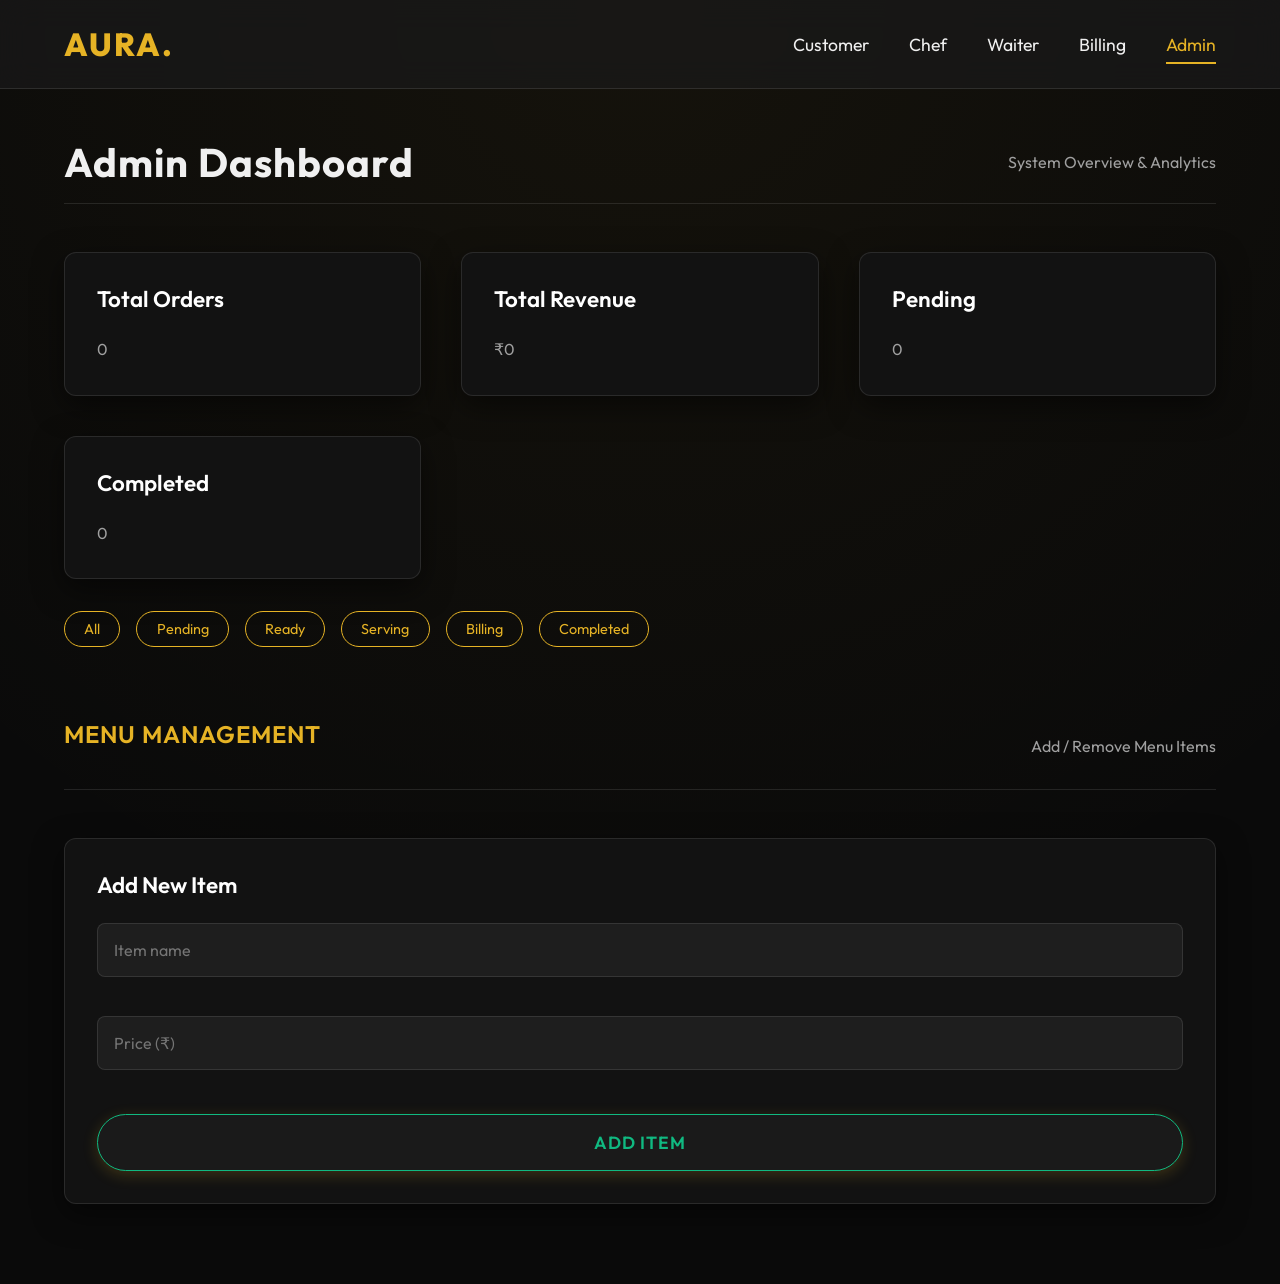
<file: frontend/admin.html>
<!DOCTYPE html>
<html lang="en">

<head>
    <meta charset="UTF-8">
    <meta name="viewport" content="width=device-width, initial-scale=1.0">
    <title>Admin Dashboard | AURA</title>
    <link rel="stylesheet" href="style.css">
</head>

<body>

    <nav class="navbar">
        <div class="logo">AURA.</div>
        <ul class="nav-links">
            <li><a href="index.html">Customer</a></li>
            <li><a href="chef.html">Chef</a></li>
            <li><a href="waiter.html">Waiter</a></li>
            <li><a href="billing.html">Billing</a></li>
            <li><a href="admin.html" class="active">Admin</a></li>
        </ul>
    </nav>

    <div class="container">

        <!-- HEADER -->
        <div class="header-section">
            <h1>Admin Dashboard</h1>
            <p style="color:var(--text-muted)">System Overview & Analytics</p>
        </div>

        <!-- STATS -->
        <div class="grid" style="margin-bottom:2rem;">
            <div class="card">
                <h3>Total Orders</h3>
                <p id="total-orders">0</p>
            </div>

            <div class="card">
                <h3>Total Revenue</h3>
                <p id="total-revenue">₹0</p>
            </div>

            <div class="card">
                <h3>Pending</h3>
                <p id="pending-count">0</p>
            </div>

            <div class="card">
                <h3>Completed</h3>
                <p id="completed-count">0</p>
            </div>
        </div>

        <!-- FILTER -->
        <div class="filter-container">
            <button onclick="setFilter('All')">All</button>
            <button onclick="setFilter('Pending')">Pending</button>
            <button onclick="setFilter('Ready')">Ready</button>
            <button onclick="setFilter('Serving')">Serving</button>
            <button onclick="setFilter('Billing')">Billing</button>
            <button onclick="setFilter('Completed')">Completed</button>
        </div>

        <!-- ORDERS -->
        <div class="grid" id="admin-grid"></div>

        <div id="admin-empty" style="text-align:center; margin-top:2rem; display:none;">
            No data available 📊
        </div>

        <!-- ================= MENU MANAGEMENT ================= -->

        <div class="header-section" style="margin-top:3rem;">
            <h2>Menu Management</h2>
            <p style="color:var(--text-muted)">Add / Remove Menu Items</p>
        </div>

        <!-- ADD MENU -->
        <div class="card" style="margin-bottom:2rem;">
            <h3>Add New Item</h3>

            <input id="menu-name" placeholder="Item name" style="margin-bottom:15px; padding: 1rem; border-radius: 8px;">
            <input id="menu-price" type="number" placeholder="Price (₹)" style="margin-bottom:20px; padding: 1rem; border-radius: 8px;">

            <button class="btn btn-success" style="width: 100%; padding: 1rem; font-size: 1.1rem; text-transform: uppercase;" onclick="addMenuItem()">Add Item</button>
        </div>

        <!-- MENU LIST -->
        <div class="grid" id="menu-grid"></div>

    </div>

    <script src="admin.js?v=2"></script>

</body>

</html>
</file>
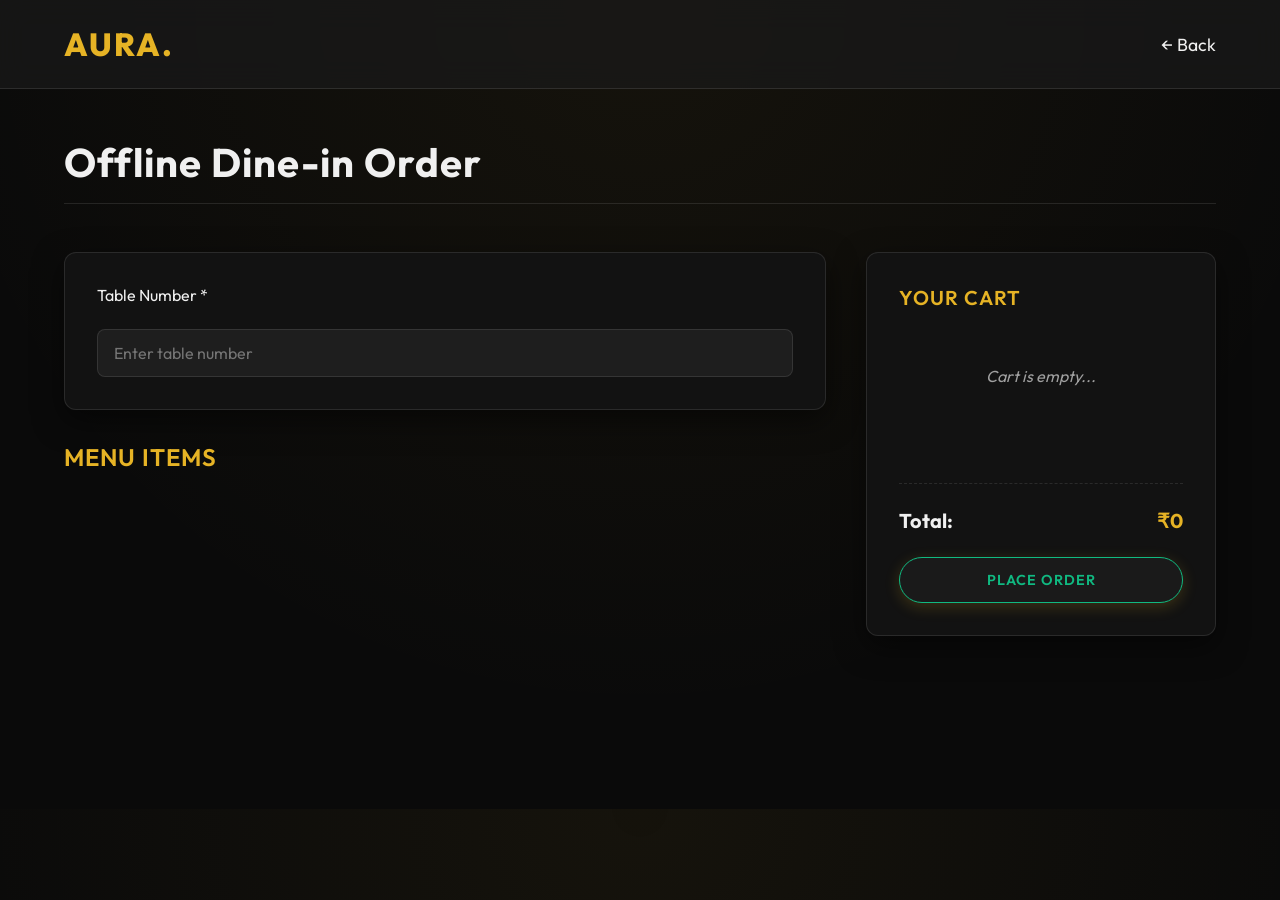
<file: frontend/offline.html>
<!DOCTYPE html>
<html lang="en">

<head>
    <meta charset="UTF-8">
    <meta name="viewport" content="width=device-width, initial-scale=1.0">
    <title>Offline Dine-in | AURA</title>
    <link rel="stylesheet" href="style.css">
</head>

<body data-order-type="Offline">

    <nav class="navbar">
        <div class="logo">AURA.</div>
        <ul class="nav-links">
            <li><a href="index.html">← Back</a></li>
        </ul>
    </nav>

    <div class="container">
        <div class="header-section">
            <h1>Offline Dine-in Order</h1>
        </div>

        <div class="split-layout">

            <!-- LEFT -->
            <div>

                <!-- TABLE -->
                <div class="card" style="margin-bottom: 2rem;">
                    <label>Table Number *</label>
                    <input type="number" id="tableNumber" placeholder="Enter table number">
                </div>

                <h2>Menu Items</h2>

                <!-- ✅ DYNAMIC MENU -->
                <div class="menu-grid" id="menu-container"></div>

            </div>

            <!-- RIGHT CART -->
            <div class="cart-panel" style="position: sticky; top: 100px;">
                <h2 style="font-size: 1.25rem;">Your Cart</h2>

                <div class="cart-items" id="cart-container">
                    <div class="empty-cart-msg">Cart is empty...</div>
                </div>

                <div style="display: flex; justify-content: space-between; font-size: 1.25rem; font-weight: 700; margin-bottom: 1.5rem;">
                    <span>Total:</span>
                    <span style="color: var(--primary-color);">₹<span id="cart-total">0</span></span>
                </div>

                <button id="place-order-btn" class="btn btn-success" style="width: 100%; display: flex; justify-content: center; align-items: center; gap: 0.5rem;" disabled>
                    <span id="btn-text">Place Order</span>
                    <div id="btn-loader" class="loader" style="display: none;"></div>
                </button>

                <div id="msg-box" class="message-box"></div>
            </div>

        </div>
    </div>

    <script src="ordering.js"></script>
</body>

</html>
</file>
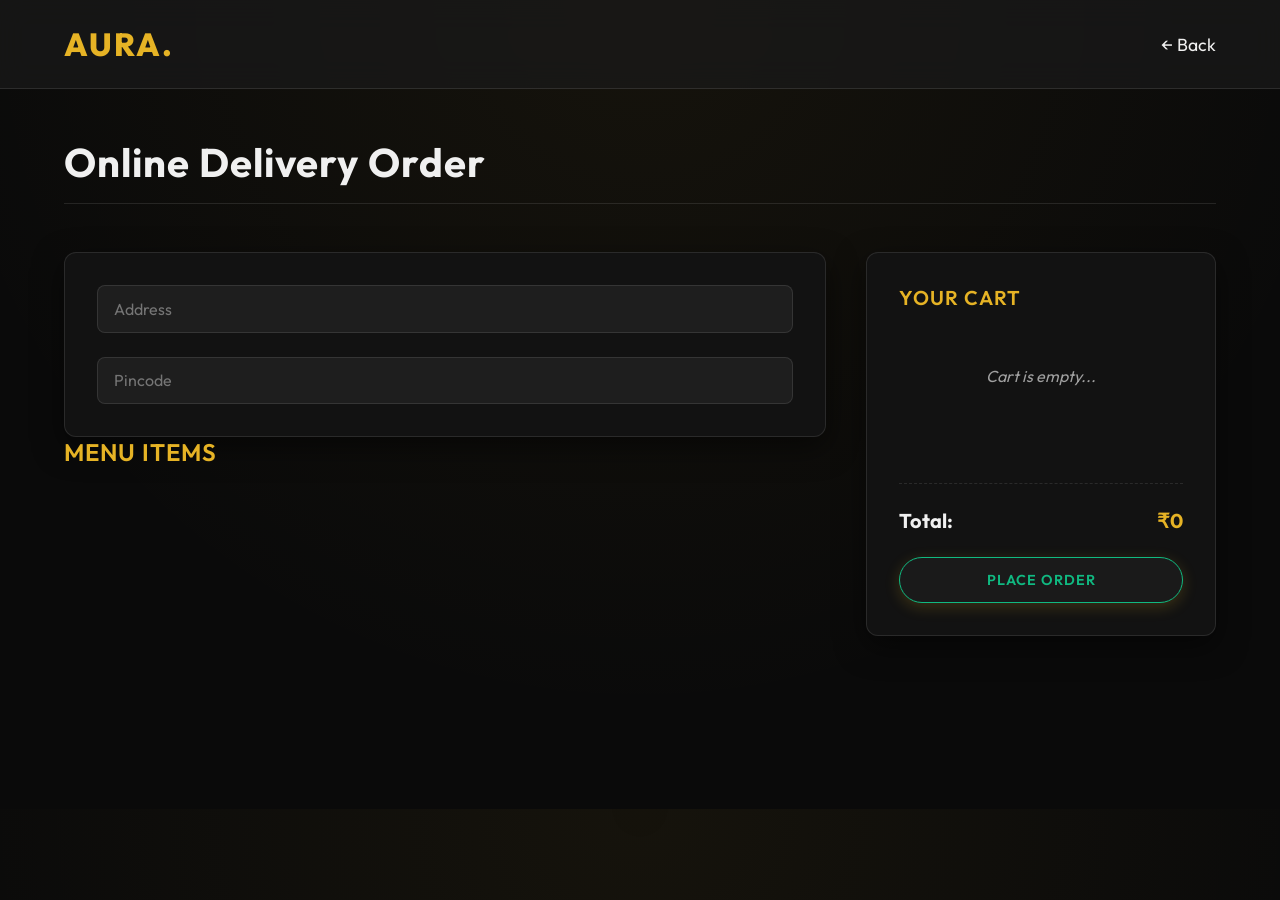
<file: frontend/online.html>
<!DOCTYPE html>
<html lang="en">

<head>
    <meta charset="UTF-8">
    <meta name="viewport" content="width=device-width, initial-scale=1.0">
    <title>Online Order | AURA</title>
    <link rel="stylesheet" href="style.css">
</head>

<body data-order-type="Online">

    <nav class="navbar">
        <div class="logo">AURA.</div>
        <ul class="nav-links">
            <li><a href="index.html">← Back</a></li>
        </ul>
    </nav>

    <div class="container">
        <div class="header-section">
            <h1>Online Delivery Order</h1>
        </div>

        <div class="split-layout">

            <!-- LEFT -->
            <div>

                <div class="card">
                    <input type="text" id="address" placeholder="Address">
                    <input type="text" id="pincode" placeholder="Pincode">
                </div>

                <h2>Menu Items</h2>

                <!-- ✅ DYNAMIC MENU -->
                <div class="menu-grid" id="menu-container"></div>

            </div>

            <!-- RIGHT CART -->
            <div class="cart-panel" style="position: sticky; top: 100px;">
                <h2 style="font-size: 1.25rem;">Your Cart</h2>

                <div class="cart-items" id="cart-container">
                    <div class="empty-cart-msg">Cart is empty...</div>
                </div>

                <div style="display: flex; justify-content: space-between; font-size: 1.25rem; font-weight: 700; margin-bottom: 1.5rem;">
                    <span>Total:</span>
                    <span style="color: var(--primary-color);">₹<span id="cart-total">0</span></span>
                </div>

                <button id="place-order-btn" class="btn btn-success" style="width: 100%; display: flex; justify-content: center; align-items: center; gap: 0.5rem;" disabled>
                    <span id="btn-text">Place Order</span>
                    <div id="btn-loader" class="loader" style="display: none;"></div>
                </button>

                <div id="msg-box" class="message-box"></div>
            </div>

        </div>
    </div>

    <script src="ordering.js"></script>
</body>

</html>
</file>
<file: frontend/style.css>
@import url('https://fonts.googleapis.com/css2?family=Outfit:wght@300;400;500;600;700&display=swap');

:root {
    /* AURA Dark Theme Variables */
    --bg-color: #0A0A0A;
    --surface-color: #121212;
    --primary-color: #E6B325;
    /* Aura Gold */
    --primary-hover: #FFD700;
    --text-color: #F0F0F0;
    --text-muted: #A0A0A0;
    --glass-bg: rgba(26, 26, 26, 0.7);
    --glass-border: rgba(255, 255, 255, 0.1);

    --success: #10B981;
    --danger: #EF4444;
    --transition: 0.3s cubic-bezier(0.25, 0.8, 0.25, 1);
}

* {
    box-sizing: border-box;
    margin: 0;
    padding: 0;
    font-family: 'Outfit', sans-serif;
}

body {
    background-color: var(--bg-color);
    color: var(--text-color);
    overflow-x: hidden;
    /* Moody radial gradient to mimic the luxury AURA environment */
    background-image: radial-gradient(circle at top center, rgba(230, 179, 37, 0.05) 0%, transparent 70%);
}

/* Animations */
@keyframes fadeSlideUp {
    from {
        opacity: 0;
        transform: translateY(30px);
    }

    to {
        opacity: 1;
        transform: translateY(0);
    }
}

@keyframes fadeInDown {
    from {
        opacity: 0;
        transform: translateY(-20px);
    }

    to {
        opacity: 1;
        transform: translateY(0);
    }
}

@keyframes pulseGold {
    0% {
        transform: scale(1);
        box-shadow: 0 0 0 0 rgba(230, 179, 37, 0.4);
    }

    70% {
        transform: scale(1.05);
        box-shadow: 0 0 0 10px rgba(230, 179, 37, 0);
    }

    100% {
        transform: scale(1);
        box-shadow: 0 0 0 0 rgba(230, 179, 37, 0);
    }
}

/* Navigation */
.navbar {
    display: flex;
    justify-content: space-between;
    align-items: center;
    background: var(--glass-bg);
    backdrop-filter: blur(15px);
    -webkit-backdrop-filter: blur(15px);
    padding: 1.5rem 5%;
    border-bottom: 1px solid var(--glass-border);
    position: sticky;
    top: 0;
    z-index: 100;
    animation: fadeInDown 0.6s var(--transition);
}

.navbar .logo {
    font-size: 2rem;
    font-weight: 800;
    color: var(--primary-color);
    letter-spacing: 2px;
    transition: transform 0.3s;
    text-transform: uppercase;
}

.navbar .logo:hover {
    transform: scale(1.05);
}

.nav-links {
    list-style: none;
    display: flex;
    gap: 2.5rem;
}

.nav-links a {
    text-decoration: none;
    color: var(--text-color);
    font-weight: 400;
    font-size: 1.1rem;
    transition: var(--transition);
    position: relative;
    padding: 0.5rem 0;
}

.nav-links a::after {
    content: '';
    position: absolute;
    width: 0;
    height: 2px;
    bottom: 0;
    left: 0;
    background-color: var(--primary-color);
    transition: width 0.3s ease;
}

.nav-links a:hover,
.nav-links a.active {
    color: var(--primary-color);
}

.nav-links a:hover::after,
.nav-links a.active::after {
    width: 100%;
}

/* Layout */
.container {
    padding: 3rem 5%;
    max-width: 1400px;
    margin: 0 auto;
    min-height: 80vh;
    animation: fadeSlideUp 0.6s var(--transition);
}

.header-section {
    margin-bottom: 3rem;
    display: flex;
    justify-content: space-between;
    align-items: center;
    border-bottom: 1px solid var(--glass-border);
    padding-bottom: 1rem;
}

h1 {
    font-size: 2.5rem;
    color: var(--text-color);
    font-weight: 700;
    letter-spacing: 1px;
}

h2 {
    font-size: 1.5rem;
    margin-bottom: 1.5rem;
    font-weight: 600;
    color: var(--primary-color);
    text-transform: uppercase;
    letter-spacing: 1px;
}

/* Grid / Cards */
.grid {
    display: grid;
    grid-template-columns: repeat(auto-fill, minmax(280px, 1fr));
    gap: 2.5rem;
}

.card {
    background: var(--surface-color);
    border-radius: 12px;
    padding: 2rem;
    border: 1px solid var(--glass-border);
    display: flex;
    flex-direction: column;
    justify-content: space-between;
    gap: 1.5rem;
    transition: all 0.4s var(--transition);
    animation: fadeSlideUp 0.6s var(--transition) backwards;
    box-shadow: 0 10px 30px rgba(0, 0, 0, 0.5);
}

/* Stagger card animations */
.grid .card:nth-child(1) {
    animation-delay: 0.1s;
}

.grid .card:nth-child(2) {
    animation-delay: 0.2s;
}

.grid .card:nth-child(3) {
    animation-delay: 0.3s;
}

.grid .card:nth-child(4) {
    animation-delay: 0.4s;
}

.grid .card:nth-child(5) {
    animation-delay: 0.5s;
}

.card:hover {
    transform: translateY(-10px);
    box-shadow: 0 20px 40px rgba(0, 0, 0, 0.8);
    border-color: rgba(230, 179, 37, 0.4);
}

.card h3 {
    font-size: 1.4rem;
    font-weight: 600;
    color: #fff;
}

.card p {
    color: var(--text-muted);
    font-size: 1rem;
    line-height: 1.6;
}

.card .price {
    font-weight: 700;
    color: #000;
    font-size: 1.25rem;
    background: var(--primary-color);
    padding: 0.3rem 0.8rem;
    border-radius: 4px;
    display: inline-block;
}

/* Buttons & Inputs */
.btn {
    background: var(--primary-color);
    color: #000;
    border: none;
    padding: 0.8rem 1.5rem;
    border-radius: 30px;
    cursor: pointer;
    font-weight: 600;
    transition: var(--transition);
    text-align: center;
    display: inline-block;
    box-shadow: 0 4px 15px rgba(230, 179, 37, 0.2);
    text-transform: uppercase;
    letter-spacing: 1px;
    font-size: 0.9rem;
}

.btn:hover {
    background: var(--primary-hover);
    transform: translateY(-3px);
    box-shadow: 0 8px 20px rgba(230, 179, 37, 0.4);
}

.btn:active {
    transform: translateY(1px);
}

.btn-success {
    background: #1A1A1A;
    color: var(--success);
    border: 1px solid var(--success);
}

.btn-success:hover {
    background: var(--success);
    color: #000;
    box-shadow: 0 8px 20px rgba(16, 185, 129, 0.4);
}

.btn-danger {
    background: #1A1A1A;
    color: var(--danger);
    border: 1px solid var(--danger);
}

.btn-danger:hover {
    background: var(--danger);
    color: #000;
    box-shadow: 0 8px 20px rgba(239, 68, 68, 0.4);
}

/* Class added by JS to trigger animation */
.item-added-anim {
    animation: pulseGold 0.5s ease-out;
}

.form-group {
    margin-bottom: 1.5rem;
}

.form-group label {
    display: block;
    margin-bottom: 0.5rem;
    font-weight: 500;
    font-size: 1rem;
    color: var(--text-muted);
}

select,
input {
    padding: 0.8rem 1rem;
    border: 1px solid var(--glass-border);
    border-radius: 8px;
    width: 100%;
    outline: none;
    transition: var(--transition);
    font-size: 1rem;
    background: rgba(255, 255, 255, 0.05);
    color: var(--text-color);
}

select:focus,
input:focus {
    border-color: var(--primary-color);
    background: rgba(255, 255, 255, 0.1);
}

select option {
    background: var(--bg-color);
    color: var(--text-color);
}

/* Badges */
.badge {
    display: inline-block;
    padding: 0.4rem 0.8rem;
    border-radius: 4px;
    font-size: 0.8rem;
    font-weight: 700;
    text-transform: uppercase;
    letter-spacing: 1px;
}

.badge.pending {
    background: rgba(217, 119, 6, 0.2);
    color: #FBBF24;
    border: 1px solid #FBBF24;
}

.badge.preparing {
    background: rgba(37, 99, 235, 0.2);
    color: #60A5FA;
    border: 1px solid #60A5FA;
}

.badge.ready {
    background: rgba(5, 150, 105, 0.2);
    color: #34D399;
    border: 1px solid #34D399;
}

/* Lists and Tables (for Billing/Admin) */
.data-table {
    width: 100%;
    border-collapse: separate;
    border-spacing: 0;
    margin-top: 1rem;
    background: var(--surface-color);
    border-radius: 12px;
    overflow: hidden;
    border: 1px solid var(--glass-border);
    box-shadow: 0 10px 30px rgba(0, 0, 0, 0.5);
    animation: fadeSlideUp 0.6s var(--transition) backwards;
    animation-delay: 0.2s;
}

.data-table th,
.data-table td {
    padding: 1.2rem;
    text-align: left;
    border-bottom: 1px solid var(--glass-border);
}

.data-table th {
    background: rgba(0, 0, 0, 0.5);
    font-weight: 600;
    color: var(--primary-color);
    text-transform: uppercase;
    font-size: 0.9rem;
    letter-spacing: 1px;
}

.data-table tr {
    transition: background 0.3s ease;
}

.data-table tr:hover {
    background: rgba(255, 255, 255, 0.03);
}

.data-table tr:last-child td {
    border-bottom: none;
}

/* Cart & Billing Panels */
.cart-panel {
    background: var(--surface-color);
    padding: 2rem;
    border-radius: 12px;
    border: 1px solid var(--glass-border);
    box-shadow: 0 10px 30px rgba(0, 0, 0, 0.5);
    transition: var(--transition);
}

.cart-panel:hover {
    border-color: rgba(230, 179, 37, 0.3);
}

.cart-items {
    min-height: 150px;
    margin-bottom: 1.5rem;
    padding-bottom: 1rem;
    border-bottom: 1px dashed var(--glass-border);
    display: flex;
    flex-direction: column;
    gap: 0.8rem;
}

.cart-item {
    display: flex;
    justify-content: space-between;
    align-items: center;
    font-size: 1.1rem;
    font-weight: 400;
    padding: 1rem;
    background: rgba(0, 0, 0, 0.3);
    border-radius: 8px;
    border: 1px solid var(--glass-border);
    animation: fadeSlideUp 0.3s ease-out backwards;
}

.empty-cart-msg {
    color: var(--text-muted);
    font-style: italic;
    text-align: center;
    margin-top: 2rem;
}

/* Dashboard Headers */
.dashboard-header-text {
    margin: 0;
    color: var(--primary-color);
    text-shadow: 0 0 20px rgba(230, 179, 37, 0.2);
}

/* Utility additions */
.message-box {
    margin-top: 1rem;
    padding: 1rem;
    border-radius: 8px;
    font-size: 1rem;
    display: none;
    font-weight: 500;
    text-align: center;
}

.message-box.success {
    display: block;
    background: rgba(16, 185, 129, 0.1);
    color: var(--success);
    border: 1px solid var(--success);
}

.message-box.error {
    display: block;
    background: rgba(239, 68, 68, 0.1);
    color: var(--danger);
    border: 1px solid var(--danger);
}

.loader {
    border: 3px solid rgba(0, 0, 0, 0.1);
    border-top: 3px solid #000;
    border-radius: 50%;
    width: 20px;
    height: 20px;
    animation: spin 1s linear infinite;
}

@keyframes spin {
    0% {
        transform: rotate(0deg);
    }

    100% {
        transform: rotate(360deg);
    }
}

.pulse-dot {
    width: 10px;
    height: 10px;
    background: var(--success);
    border-radius: 50%;
    animation: ping 1.5s cubic-bezier(0, 0, 0.2, 1) infinite;
}

@keyframes ping {

    75%,
    100% {
        transform: scale(2);
        opacity: 0;
    }
}

#empty-state {
    text-align: center;
    padding: 3rem;
    color: var(--text-muted);
    font-size: 1.1rem;
    grid-column: 1 / -1;
}

/* ============================= */
/* NEW STATUS COLORS (ADDED) */
/* ============================= */

.status {
    padding: 4px 10px;
    border-radius: 6px;
    font-weight: 600;
    display: inline-block;
    font-size: 0.8rem;
    letter-spacing: 0.5px;
}

.status-pending {
    background: rgba(217, 119, 6, 0.2);
    color: #FBBF24;
    border: 1px solid #FBBF24;
}

.status-completed {
    background: rgba(5, 150, 105, 0.2);
    color: #34D399;
    border: 1px solid #34D399;
}


/* ============================= */
/* FILTER BUTTONS (ADDED) */
/* ============================= */

.filter-container {
    margin-bottom: 1.5rem;
    display: flex;
    gap: 1rem;
    flex-wrap: wrap;
}

.filter-container button {
    background: transparent;
    border: 1px solid var(--primary-color);
    color: var(--primary-color);
    padding: 0.5rem 1.2rem;
    border-radius: 20px;
    cursor: pointer;
    transition: var(--transition);
    font-size: 0.9rem;
}

.filter-container button:hover {
    background: var(--primary-color);
    color: #000;
}

/* ============================= */
/* ONLINE / OFFLINE MENU LAYOUT */
/* ============================= */

.split-layout {
    display: grid;
    grid-template-columns: 1fr 350px;
    gap: 2.5rem;
    align-items: start;
}

@media (max-width: 768px) {
    .split-layout {
        grid-template-columns: 1fr;
    }
}

.menu-grid {
    display: grid;
    grid-template-columns: repeat(auto-fill, minmax(200px, 1fr));
    gap: 1.5rem;
    margin-top: 1rem;
}

.menu-card {
    background: rgba(26, 26, 26, 0.3);
    border: 1px solid var(--glass-border);
    padding: 1.5rem;
    border-radius: 12px;
    text-align: center;
    transition: var(--transition);
    display: flex;
    flex-direction: column;
    justify-content: space-between;
}

.menu-card:hover {
    transform: translateY(-5px);
    border-color: rgba(230, 179, 37, 0.4);
}

.menu-price {
    font-size: 1.25rem;
    font-weight: 700;
    color: var(--primary-color);
    margin: 0.5rem 0;
}
</file>
